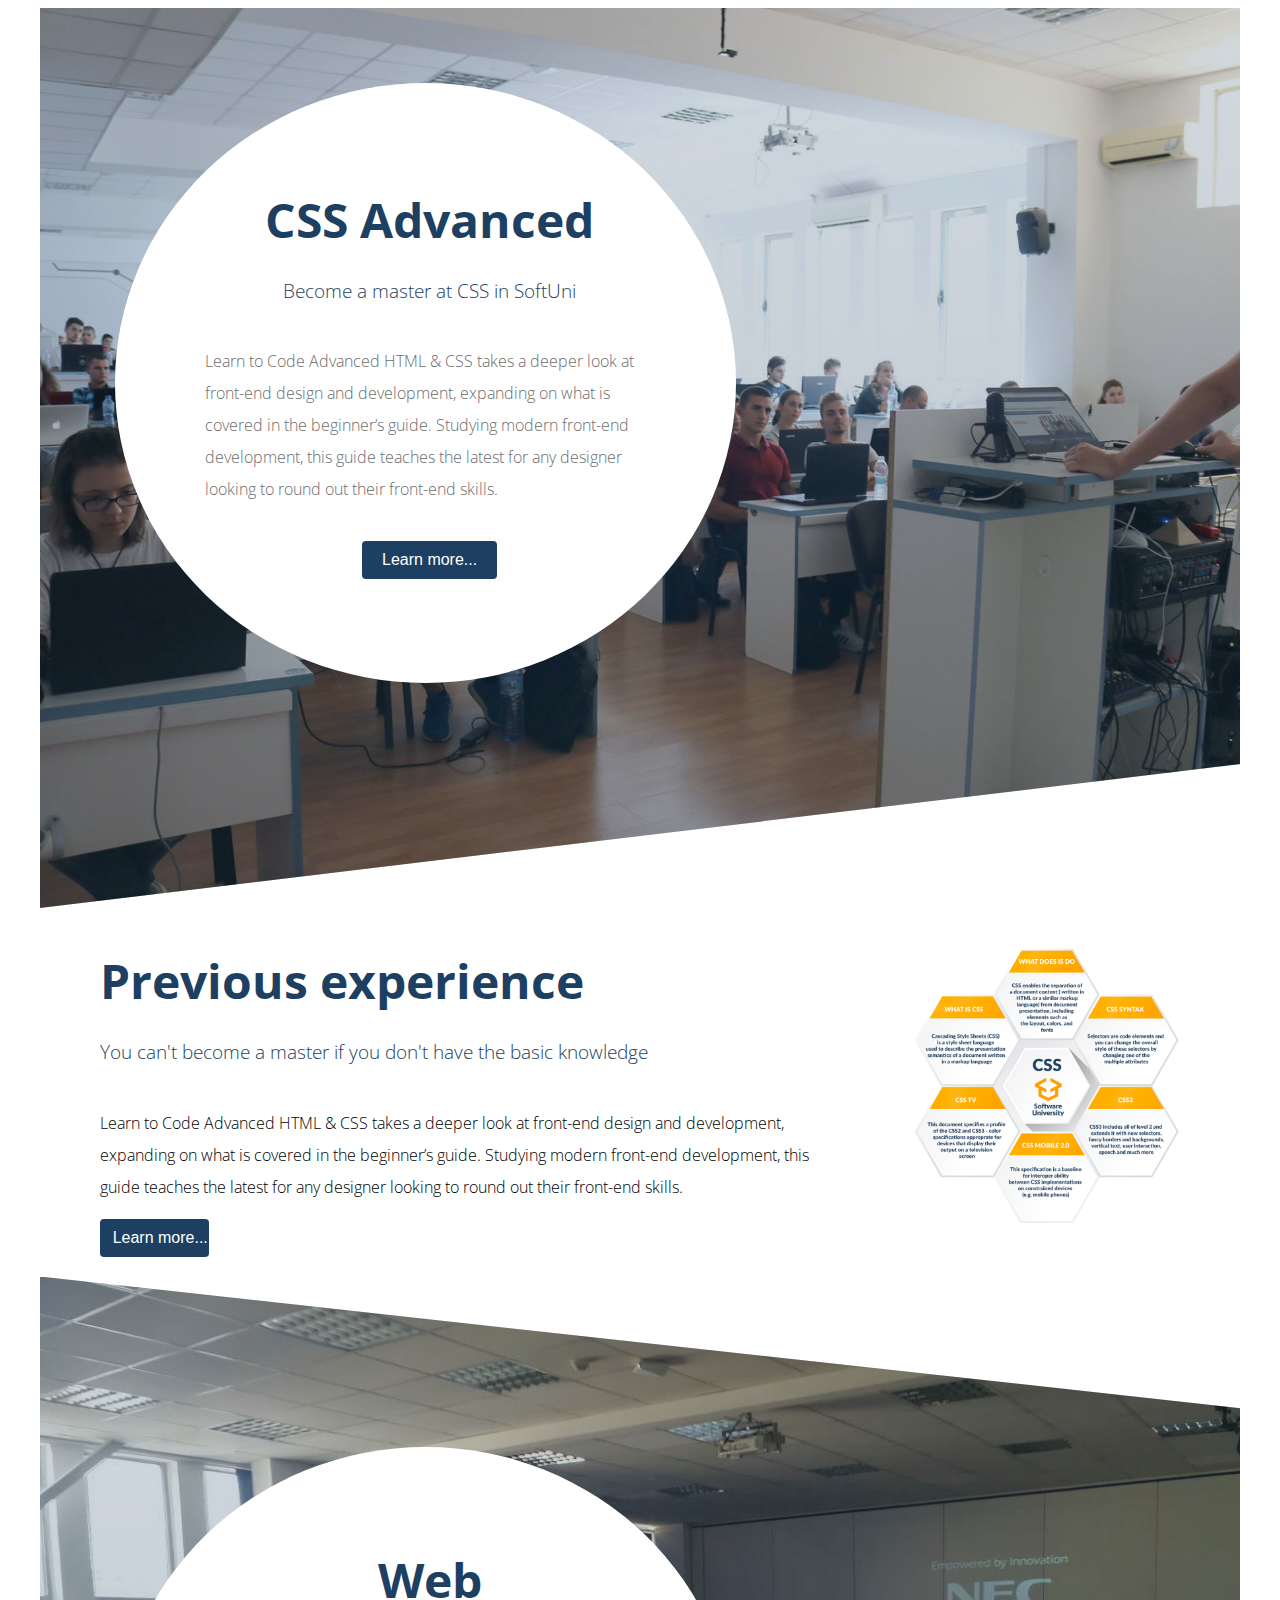
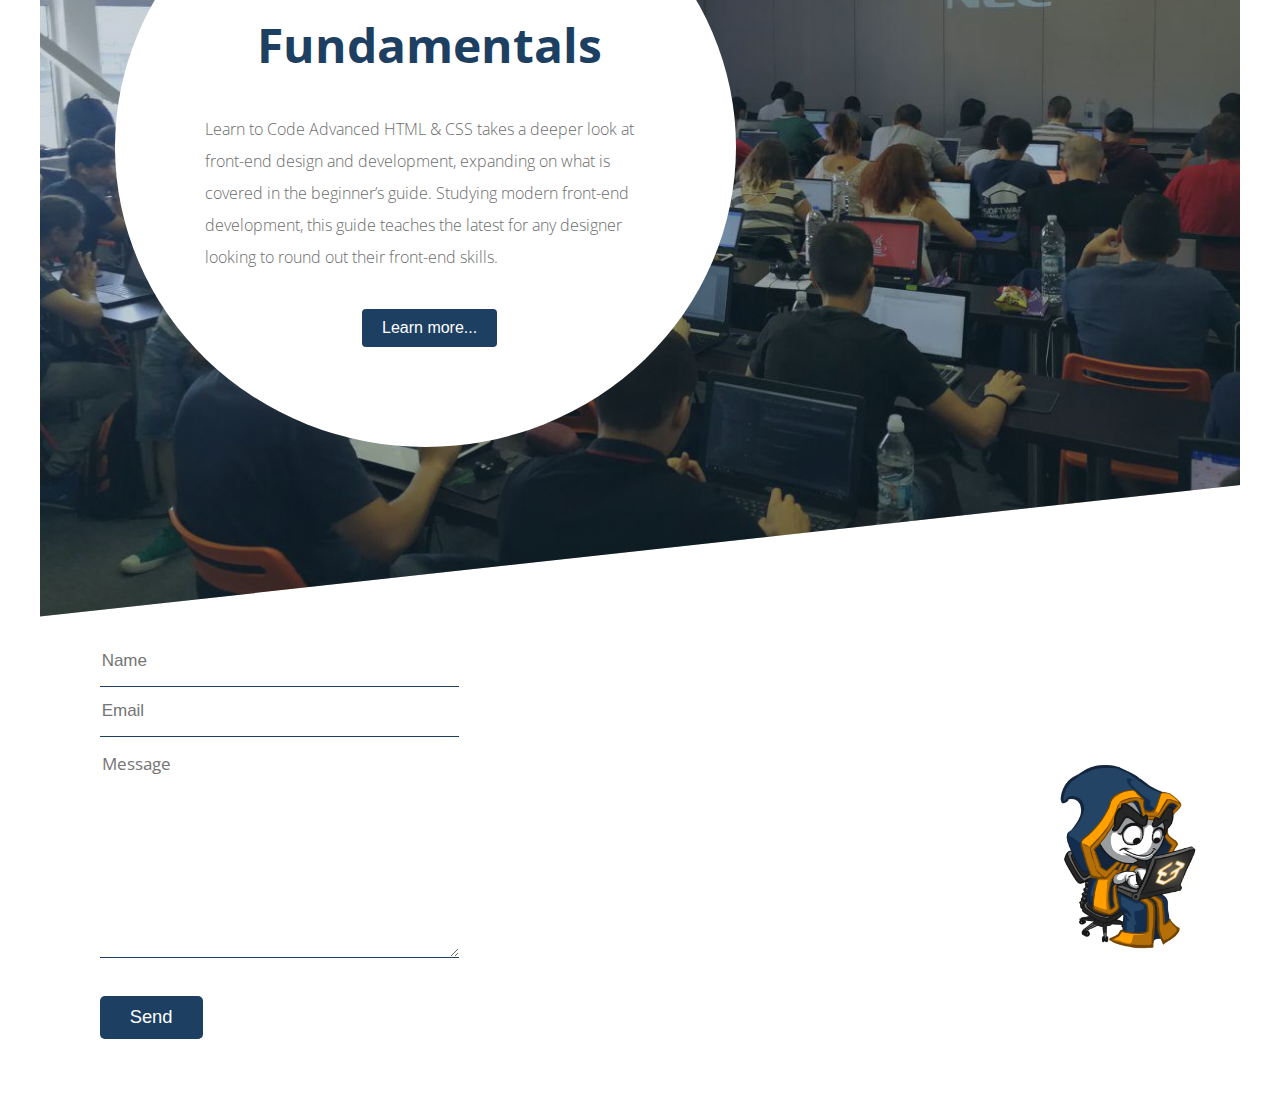
<file: 02.css-advanced/index.html>
<!DOCTYPE html>
<html lang="en">

<head>
    <meta charset="UTF-8">
    <meta name="viewport" content="width=device-width, initial-scale=1.0">
    <meta http-equiv="X-UA-Compatible" content="ie=edge">

    <title>CSS Advanced</title>
    <link rel="stylesheet" href="style.css">
    <link rel="stylesheet" href="responsive.css">
</head>

<body>
    <main>
        <section class="left-to-right">

            <article>
                <header>
                    <h1>CSS Advanced</h1>
                    <p>Become a master at CSS in SoftUni</p>
                </header>
                <p>
                    Learn to Code Advanced HTML & CSS takes a deeper look at front-end design and development,
                    expanding on what is covered in the beginner’s guide. Studying modern front-end development, this
                    guide teaches the latest for any designer looking to round out their front-end skills.
                </p>

                <button>
                    Learn more...
                </button>
            </article>

        </section>

        <section>

            <article>
                <header>
                    <h1>Previous experience</h1>
                    <p>You can't become a master if you don't have the basic knowledge</p>
                </header>
                <p>
                    Learn to Code Advanced HTML & CSS takes a deeper look at front-end design and development,
                    expanding on what is covered in the beginner’s guide. Studying modern front-end development, this
                    guide teaches the latest for any designer looking to round out their front-end skills.
                </p>

                <button>
                    Learn more...
                </button>

            </article>

            <article>
                <img src="img/img-01.png">
            </article>

        </section>

        <section class="left-to-right">

            <article>
                <header>
                    <h1>Web Fundamentals</h1>
                </header>
                <p>
                    Learn to Code Advanced HTML & CSS takes a deeper look at front-end design and development,
                    expanding on what is covered in the beginner’s guide. Studying modern front-end development, this
                    guide teaches the latest for any designer looking to round out their front-end skills.
                </p>

                <button>
                    Learn more...
                </button>
            </article>

        </section>

        <section>

            <article>
                <form>
                    <label for="name">
                        <input type="text" placeholder="Name" id="name">
                    </label>

                    <label for="email">
                        <input type="email" placeholder="Email" id="email">
                    </label>

                    <label for="message">
                        <textarea id="message" cols="30" rows="10" placeholder="Message"></textarea>
                    </label>

                    <label for="send">
                        <input type="submit" value="Send" id="send">
                    </label>
                </form>
            </article>

            <article>
                <img src="img/img-02.png">
            </article>

        </section>
    </main>
</body>
</html>
</file>
<file: 02.css-advanced/style.css>
@import url('https://fonts.googleapis.com/css?family=Open+Sans');

body,
textarea::placeholder {
    font-family: 'Open Sans', sans-serif;
}

main {
    width: 95%;
    margin: 0 auto;
}

.left-to-right:first-child {
    height: 750px;
    padding: 75px;
    background: linear-gradient(0deg, rgba(29, 63, 97, 0.3),
    rgba(29, 63, 97, 0.2)),
    url(img/spot-bg-01.jpg);
    background-repeat: no-repeat;
    background-size: cover;
    clip-path: polygon(0px 0px, 100% 0px, 100% 84%, 0px 100%);

}

main .left-to-right article {
    display: flex;
    flex-direction: column;
    width: 450px;
    height: 450px;
    padding: 75px 81px 75px 90px;
    color: #6c6c6c;
    border-radius: 50%;
    background-color: white;
    justify-content: center;
}

main .left-to-right article header {
    text-align: center;
}

header h1 {
    font-size: 3rem;
    margin: 20px auto;
    color: #1D3F61;
}

header p {
    font-size: 1.2rem;
    color: #1D3F61;
}

p {
    font-weight: 300;
    line-height: 2;
}

button {
    font-size: 1.15rem;
    font-size: 1rem;
    font-weight: 300;
    line-height: 1.5;
    width: 30%;
    margin: 20px auto;
    padding: 10px 30px;
    padding: .375rem .75rem;
    user-select: none;
    transition: color .15s ease-in-out, background-color .15s ease-in-out, border-color .15s ease-in-out, box-shadow .15s ease-in-out;
    text-align: center;
    vertical-align: middle;
    white-space: nowrap;
    color: white;
    border: 1px solid transparent;
    border-radius: .25rem;
    background-color: #1D3F61;
}

main section.left-to-right:nth-child(3) {
    display: flex;
    height: 790px;
    padding: 75px;
    background: linear-gradient(0deg, rgba(29, 63, 97, 0.3),
    rgba(29, 63, 97, 0.2)),
    url(img/spot-bg-02.jpg);
    background-repeat: no-repeat;
    background-size: cover;
    clip-path: polygon(0px 0px, 100% 14%, 100% 86%, 0px 100%);
    align-items: center;
}

main section:nth-child(2),
main section:nth-child(4) {
    display: flex;
    margin: 40px;
    margin: 20px auto;
    background-color: white;
}

main section:nth-child(2) article,
main section:nth-child(4) article {
    display: flex;
    flex-direction: column;
    margin-left: 5%;
    justify-content: center;
    margin-right: 0;
}

main section:nth-child(2) article img {
    border-radius: 50%;
}

main section:nth-child(2) article img,
main section:nth-child(4) article img {
    width: 90%;
}

main section:nth-child(2) button,
main section:nth-child(4) button {
    width: 15%;
    margin: 0;
}

section form label {
    display: block;
}

form {
    width: 889px;
    font-size: 1.7rem;
}

section form label input,
section form textarea {
    padding-bottom: 15px;
    outline: none;
    border-radius: 0;
    border: none;
    border-bottom: 1px solid #1D3F61;
    width: 40%;
    font-size: 17px;
}

form input[type="submit"] {
    background-color: #1D3F61;
    color: white;
    border-radius: 5px;
    padding-top: 6px;
    padding-bottom: 6px;
    cursor: pointer;
    padding: 10px 30px;
    font-size: 1.15rem;
    font-weight: 300;
    text-align: center;
    white-space: nowrap;
    vertical-align: middle;
    margin: 30px auto;
    width: auto;
}

textarea {
    padding-top: 15px;
}
</file>
<file: 02.css-advanced/responsive.css>
@media screen and (max-width: 600px) {
  body {
    margin: 0;
  }

  main {
    width: unset;
  }
  .left-to-right:first-child {
    padding: 3em 2.5em;
    height: unset;
  }
  
  .left-to-right:first-child article {
    margin-bottom: 3em;
  }

  main .left-to-right article {
    width: unset;
    padding: 0.5em 2em;
    border-radius: 5em;
  }

  header h1 {
    font-size: 1.8em;
  }

  header p {
    font-size: 1.1em;
  }

  p {
    line-height: 1.8;
    font-size: 0.9em;
  }

  main section:nth-child(2),
  main section:nth-child(4) {
    flex-direction: column;
  }

  main section:nth-child(1) button,
  main section:nth-child(2) button,
  main section:nth-child(3) button {
    display: none;
  }

  main section:nth-child(2) article {
    padding-inline: 2em;
  }

  main section:nth-child(2) article img {
    width: 100%;
  }

  main section:nth-child(4) article {
    margin-inline: 2em;
  }

  form {
    margin-inline: auto;
    width: 80%;
  }

  section form label input,
  section form textarea {
    width: 90%;
    display: block;
    padding-top: 15px;
  }
}
</file>
